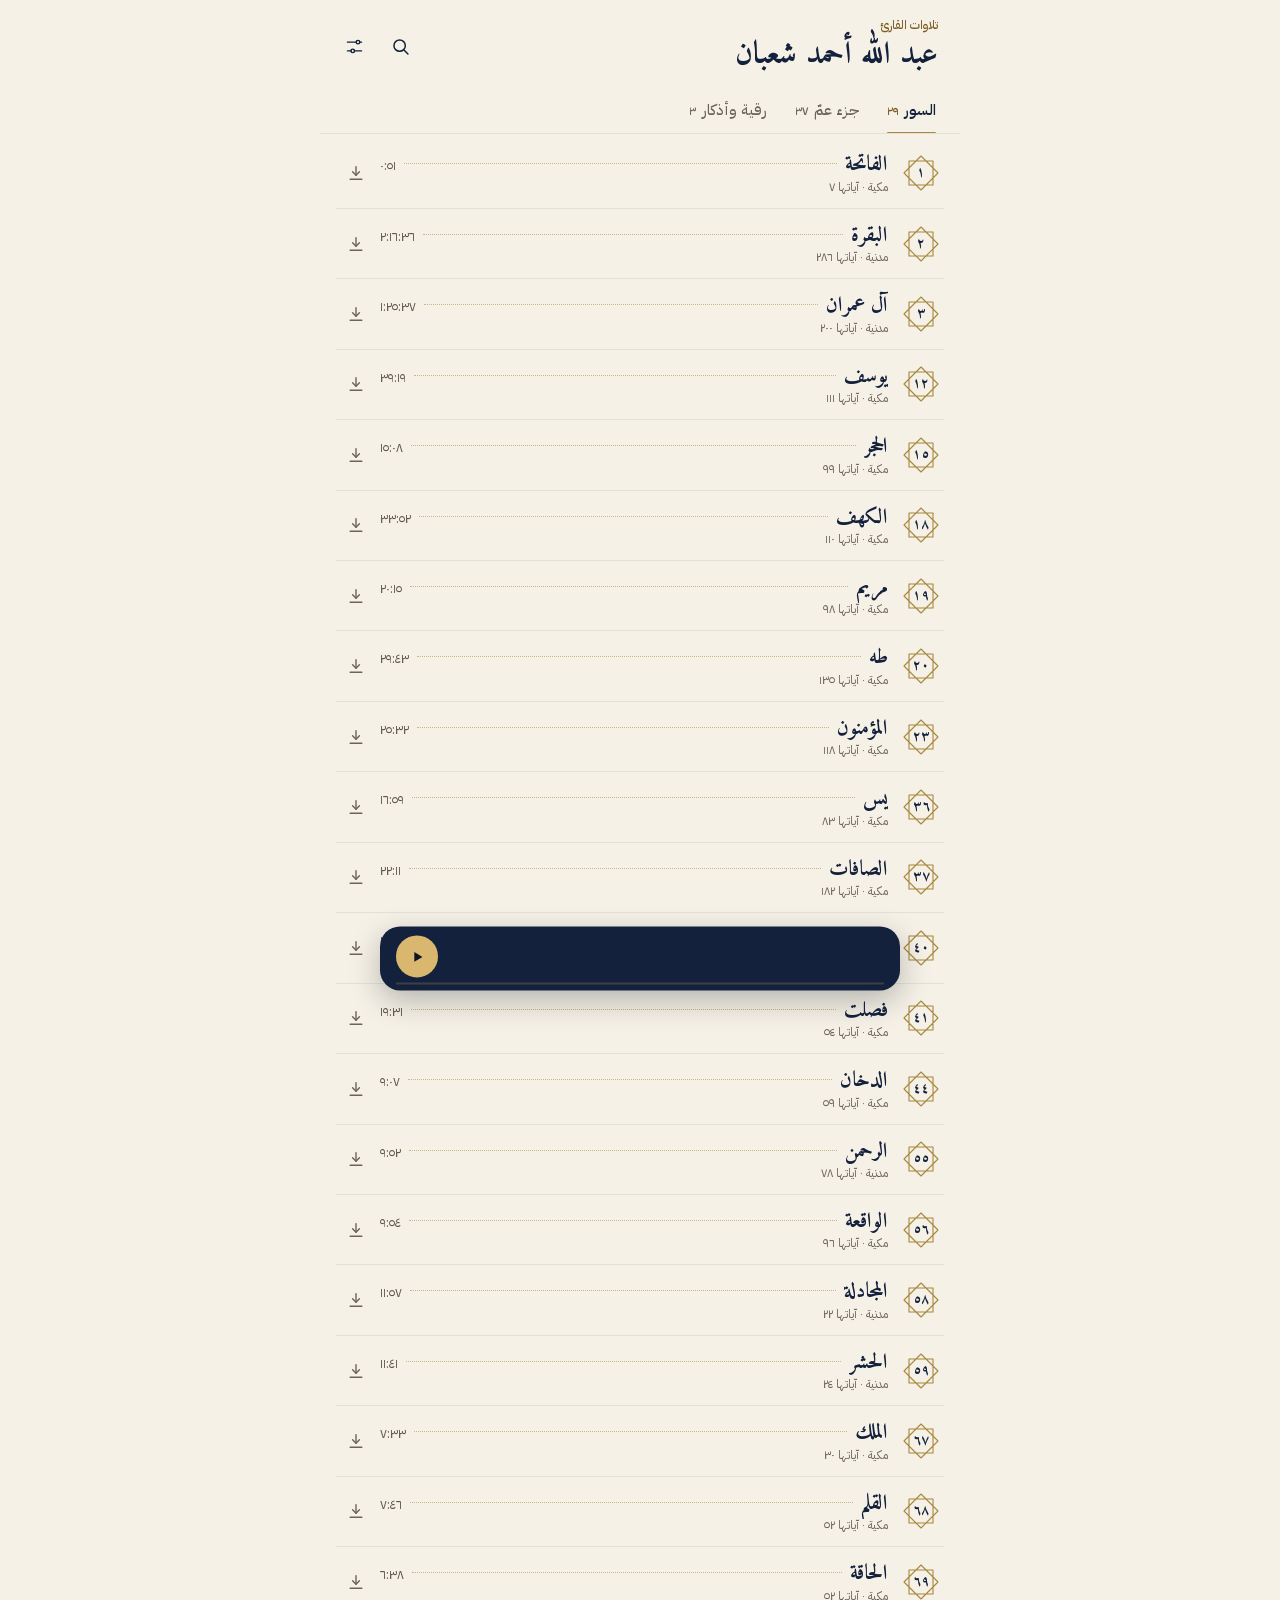
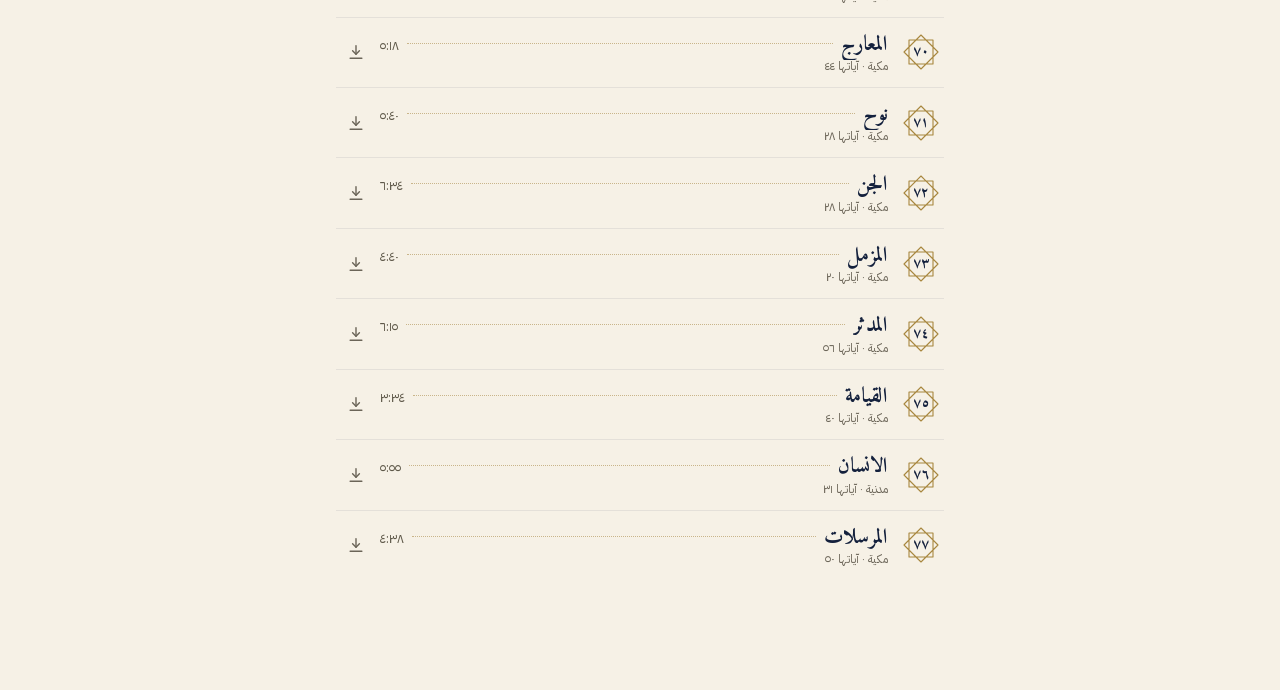
<file: docs/index.html>
<!doctype html>
<html lang="ar" dir="rtl">
<head>
<meta charset="utf-8">
<meta name="viewport" content="width=device-width, initial-scale=1, viewport-fit=cover">
<title>تلاوات عبد الله أحمد شعبان</title>
<meta name="description" content="استمع إلى القرآن الكريم بصوت القارئ عبد الله أحمد شعبان — بدون إعلانات، بدون حساب، على الآيفون والأندرويد.">
<link rel="manifest" href="manifest.webmanifest">
<meta name="theme-color" content="#F6F1E6" media="(prefers-color-scheme: light)">
<meta name="theme-color" content="#0B1424" media="(prefers-color-scheme: dark)">
<meta name="mobile-web-app-capable" content="yes">
<meta name="apple-mobile-web-app-capable" content="yes">
<meta name="apple-mobile-web-app-status-bar-style" content="default">
<meta name="apple-mobile-web-app-title" content="عبدالله شعبان">
<link rel="apple-touch-icon" href="icons/apple-touch-icon.png">
<link rel="icon" href="icons/icon-192.png">
<link rel="preload" href="fonts/plex-regular.woff2" as="font" type="font/woff2" crossorigin>
<link rel="preload" href="fonts/amiri-bold.woff2" as="font" type="font/woff2" crossorigin>
<link rel="stylesheet" href="app.css">
</head>
<body>

<svg width="0" height="0" style="position:absolute" aria-hidden="true"><defs>
  <symbol id="i-search" viewBox="0 0 24 24"><circle cx="11" cy="11" r="6.5"/><path d="M16 16l4.5 4.5"/></symbol>
  <symbol id="i-tune" viewBox="0 0 24 24"><path d="M4 7h10M18 7h2M4 17h4M12 17h8"/><circle cx="16" cy="7" r="2"/><circle cx="10" cy="17" r="2"/></symbol>
  <symbol id="i-x" viewBox="0 0 24 24"><path d="M6 6l12 12M18 6L6 18"/></symbol>
  <symbol id="i-play" viewBox="0 0 24 24"><path d="M7.5 5.2v13.6L19 12z" fill="currentColor" stroke="none"/></symbol>
  <symbol id="i-pause" viewBox="0 0 24 24"><rect x="6" y="4.5" width="4" height="15" rx="1.2" fill="currentColor" stroke="none"/><rect x="14" y="4.5" width="4" height="15" rx="1.2" fill="currentColor" stroke="none"/></symbol>
  <symbol id="i-prev" viewBox="0 0 24 24"><path d="M6.2 5.5v13" stroke-width="2"/><path d="M18 6.2v11.6L9.4 12z" fill="currentColor" stroke="none"/></symbol>
  <symbol id="i-next" viewBox="0 0 24 24"><path d="M17.8 5.5v13" stroke-width="2"/><path d="M6 6.2v11.6L14.6 12z" fill="currentColor" stroke="none"/></symbol>
  <symbol id="i-back10" viewBox="0 0 24 24"><path d="M12 4.5A8 8 0 1 1 4 12.5"/><path d="M14.6 2 12 4.5l2.6 2.5"/><text x="12" y="15.4" text-anchor="middle" font-family="Plex, -apple-system, sans-serif" font-size="8" font-weight="600" fill="currentColor" stroke="none">10</text></symbol>
  <symbol id="i-fwd10" viewBox="0 0 24 24"><path d="M12 4.5A8 8 0 1 0 20 12.5"/><path d="M9.4 2 12 4.5 9.4 7"/><text x="12" y="15.4" text-anchor="middle" font-family="Plex, -apple-system, sans-serif" font-size="8" font-weight="600" fill="currentColor" stroke="none">10</text></symbol>
  <symbol id="i-chevdown" viewBox="0 0 24 24"><path d="M6 9.5l6 6 6-6"/></symbol>
  <symbol id="i-back" viewBox="0 0 24 24"><path d="M14.5 5.5 21 12l-6.5 6.5"/><path d="M21 12H3"/></symbol>
  <symbol id="i-bookmark" viewBox="0 0 24 24"><path d="M6.5 3.8h11v16.4L12 15.8l-5.5 4.4z"/></symbol>
  <symbol id="i-bookmark-on" viewBox="0 0 24 24"><path d="M6.5 3.8h11v16.4L12 15.8l-5.5 4.4z" fill="currentColor"/></symbol>
  <symbol id="i-moon" viewBox="0 0 24 24"><path d="M20 14.3A8.4 8.4 0 0 1 9.7 4a8.4 8.4 0 1 0 10.3 10.3z"/></symbol>
  <symbol id="i-repeat" viewBox="0 0 24 24"><path d="M17 2.5 20.5 6 17 9.5"/><path d="M3.5 12v-2.5a3.5 3.5 0 0 1 3.5-3.5h13.5"/><path d="M7 21.5 3.5 18 7 14.5"/><path d="M20.5 12v2.5a3.5 3.5 0 0 1-3.5 3.5H3.5"/></symbol>
  <symbol id="i-share" viewBox="0 0 24 24"><path d="M12 15.5V3.2"/><path d="M8.4 6.8 12 3.2l3.6 3.6"/><path d="M6.5 11H5v9.8h14V11h-1.5"/></symbol>
  <symbol id="i-plus" viewBox="0 0 24 24"><rect x="3.5" y="3.5" width="17" height="17" rx="4.5"/><path d="M12 8.2v7.6M8.2 12h7.6"/></symbol>
  <symbol id="i-phone" viewBox="0 0 24 24"><rect x="6.5" y="2.5" width="11" height="19" rx="2.5"/><path d="M10.5 18.5h3"/></symbol>
  <symbol id="i-shield" viewBox="0 0 24 24"><path d="M12 3l7.5 3v6c0 4.6-3.1 8-7.5 9.3C7.6 20 4.5 16.6 4.5 12V6z"/><path d="M9 12.3l2.2 2.2L15.4 10"/></symbol>
  <symbol id="i-play-line" viewBox="0 0 24 24"><path d="M7.5 5.2v13.6L19 12z"/></symbol>
  <symbol id="i-arch" viewBox="0 0 30 38"><path d="M27 37V15C27 8 21 4 15 1C9 4 3 8 3 15v22"/><path d="M15 6v7"/><path d="M12.5 13h5l-1 4.5h-3z"/></symbol>
  <symbol id="i-save" viewBox="0 0 24 24"><path d="M12 4.5v10.2"/><path d="M7.9 10.6 12 14.7l4.1-4.1"/><path d="M5 19.5h14"/></symbol>
  <symbol id="i-saved" viewBox="0 0 24 24"><path d="M7.2 11.2l3.4 3.4 6.2-6.6"/><path d="M5 19.5h14"/></symbol>
  <symbol id="i-wait" viewBox="0 0 24 24"><circle cx="12" cy="12" r="8.5" stroke-dasharray="2.2 3.1"/><path d="M12 8v4.2l2.6 1.6"/></symbol>
  <symbol id="i-trash" viewBox="0 0 24 24"><path d="M4.5 6.5h15"/><path d="M9.5 6.5V4.5h5v2"/><path d="M6.5 6.5l.9 13h9.2l.9-13"/></symbol>
  <symbol id="i-star" viewBox="0 0 38 38"><path d="M36 19L19 36L2 19L19 2Z M31 31L7 31L7 7L31 7Z"/></symbol>
</defs></svg>

<header class="top">
  <div class="brand">
    <span class="kicker">تلاوات القارئ</span>
    <h1 id="reciter-name">عبد الله أحمد شعبان</h1>
  </div>
  <div class="tools">
    <button class="iconbtn" id="btn-search" aria-label="بحث" aria-expanded="false"><svg class="ic"><use href="#i-search"/></svg></button>
    <button class="iconbtn" id="btn-settings" aria-label="الإعدادات"><svg class="ic"><use href="#i-tune"/></svg></button>
  </div>
</header>

<div class="searchrow" id="searchrow">
  <label class="search">
    <svg class="ic"><use href="#i-search"/></svg>
    <input id="q" type="search" inputmode="search" autocomplete="off" placeholder="ابحث عن سورة…" aria-label="ابحث عن سورة">
    <button class="iconbtn sm" id="clearq" aria-label="إغلاق البحث"><svg class="ic"><use href="#i-x"/></svg></button>
  </label>
</div>

<section class="band" id="band" aria-label="التلاوة الحالية" hidden>
  <div class="frame">
    <svg class="arch-mini" aria-hidden="true"><use href="#i-arch"/></svg>
    <button class="bandtext" id="band-open" aria-label="فتح المشغّل">
      <span class="kicker" id="band-kicker">تستمع الآن</span>
      <span class="title" id="band-title"></span>
      <span class="sub" id="band-sub"></span>
    </button>
    <button class="goldbtn" id="band-toggle" aria-label="تشغيل"><svg class="ic"><use href="#i-play"/></svg></button>
    <span class="track" aria-hidden="true"><span class="fill" id="band-fill"></span></span>
  </div>
</section>

<nav class="tabs" id="tabs" role="tablist" aria-label="الأقسام"></nav>

<main id="view"></main>

<div class="pill" id="pill" aria-label="التلاوة الحالية">
  <button class="pilltext" id="pill-open" aria-label="فتح المشغّل"><span id="pill-title"></span></button>
  <button class="goldbtn sm" id="pill-toggle" aria-label="تشغيل"><svg class="ic"><use href="#i-play"/></svg></button>
  <span class="track" aria-hidden="true"><span class="fill" id="pill-fill"></span></span>
</div>

<section class="sheet night" id="player" aria-label="المشغّل" aria-hidden="true">
  <div class="phead">
    <span class="side"><button class="iconbtn" id="player-close" aria-label="إغلاق المشغّل"><svg class="ic"><use href="#i-chevdown"/></svg></button></span>
    <span class="who" id="player-reciter">عبد الله أحمد شعبان</span>
    <span class="side end">
      <button class="iconbtn dl" id="btn-save" data-dl="" data-state="idle" aria-label="حفظ للاستماع دون إنترنت"><svg class="ic" aria-hidden="true"><use href="#i-save"/></svg></button>
      <button class="iconbtn" id="btn-bookmark" aria-label="إضافة علامة" aria-pressed="false"><svg class="ic"><use href="#i-bookmark"/></svg></button>
    </span>
  </div>
  <div class="stage">
    <div class="mihrab">
      <svg viewBox="0 0 290 372" fill="none" aria-hidden="true">
        <defs><radialGradient id="lampglow" cx="0.5" cy="0.5" r="0.5">
          <stop offset="0" stop-color="#D9B76E" stop-opacity="0.32"/>
          <stop offset="0.45" stop-color="#D9B76E" stop-opacity="0.10"/>
          <stop offset="1" stop-color="#D9B76E" stop-opacity="0"/>
        </radialGradient></defs>
        <circle cx="145" cy="82" r="58" fill="url(#lampglow)" class="glow"/>
        <path d="M262 360V156C262 92 207 54 145 26C83 54 28 92 28 156V360" class="inner"/>
        <path d="M276 360V150C276 78 214 36 145 6C76 36 14 78 14 150V360" class="rail" pathLength="100"/>
        <path d="M276 360V150C276 78 214 36 145 6C76 36 14 78 14 150V360" class="progress" id="arch" pathLength="100"/>
        <path d="M4 366H286" class="sill"/>
        <path d="M145 26V64" class="chain"/>
        <path d="M139 64Q145 58 151 64" class="chain"/>
        <path d="M135 64H155L151 82Q145 90 139 82Z" class="lamp"/>
      </svg>
      <div class="words">
        <span class="kind" id="now-kind">سورة</span>
        <span class="name" id="now-title"></span>
        <span class="meta" id="now-meta"></span>
      </div>
      <span class="num" id="now-num"></span>
    </div>
    <div class="scrub">
      <input type="range" id="seek" min="0" max="1000" value="0" step="1" aria-label="موضع التلاوة">
      <div class="times"><span id="t-pos">٠:٠٠</span><span id="t-dur">٠:٠٠</span></div>
    </div>
    <div class="transport">
      <button id="b-prev" aria-label="السابقة"><svg class="ic"><use href="#i-prev"/></svg></button>
      <button id="b-back" aria-label="عشر ثوانٍ للخلف"><svg class="ic lg"><use href="#i-back10"/></svg></button>
      <button id="b-play" class="goldbtn xl" aria-label="تشغيل"><svg class="ic"><use href="#i-play"/></svg></button>
      <button id="b-fwd" aria-label="عشر ثوانٍ للأمام"><svg class="ic lg"><use href="#i-fwd10"/></svg></button>
      <button id="b-next" aria-label="التالية"><svg class="ic"><use href="#i-next"/></svg></button>
    </div>
    <div class="extras">
      <button class="chip" id="b-sleep" data-on="false"><svg class="ic xs"><use href="#i-moon"/></svg><span id="sleep-lbl">مؤقّت النوم</span></button>
      <button class="chip" id="b-repeat" data-on="false"><svg class="ic xs"><use href="#i-repeat"/></svg><span id="repeat-lbl">تكرار</span></button>
      <button class="chip" id="b-speed" data-on="false">السرعة <b id="speed-lbl">١×</b></button>
    </div>
  </div>
</section>

<section class="sheet" id="settings" aria-label="الإعدادات" aria-hidden="true">
  <div class="shead">
    <button class="iconbtn" id="settings-close" aria-label="رجوع"><svg class="ic"><use href="#i-back"/></svg></button>
    <h2>الإعدادات</h2>
    <span class="spacer"></span>
  </div>
  <div class="settings">
    <section class="group">
      <h3>المظهر</h3>
      <div class="panel seg" id="theme-seg">
        <button data-theme="system" aria-pressed="true">تلقائي</button>
        <button data-theme="light" aria-pressed="false">نهاري</button>
        <button data-theme="dark" aria-pressed="false">ليلي</button>
      </div>
    </section>
    <section class="group">
      <h3>الاستماع دون إنترنت</h3>
      <div class="panel">
        <button class="item" id="btn-save-all" data-state="idle">
          <svg class="ic"><use href="#i-save"/></svg>
          <span class="grow"><span class="lbl" id="save-all-lbl">حفظ كل التلاوات على الجهاز</span><span class="sub" id="save-all-sub"></span></span>
        </button>
        <div class="item">
          <svg class="ic"><use href="#i-saved"/></svg>
          <span class="grow"><span class="lbl">المحفوظ على الجهاز</span><span class="sub" id="saved-sub">لا شيء بعد</span></span>
          <button class="iconbtn sm" id="btn-clear-saved" aria-label="حذف كل المحفوظ" hidden><svg class="ic"><use href="#i-trash"/></svg></button>
        </div>
      </div>
      <p class="note">
        أو اضغط <svg class="ic inline"><use href="#i-save"/></svg> بجانب أي سورة لحفظها وحدها،
        و<svg class="ic inline"><use href="#i-trash"/></svg> بجانبها لحذفها.
        على الآيفون احفظ من التطبيق المثبّت على الشاشة الرئيسية لا من صفحة Safari، فلكلٍّ منهما ذاكرته،
        وأبقِ التطبيق مفتوحاً حتى يكتمل الحفظ. إذا امتلأت ذاكرة الهاتف قد يحذف النظام المحفوظ، فيكفي حفظه من جديد.
      </p>
    </section>
    <section class="group">
      <h3>على الهاتف</h3>
      <div class="panel">
        <button class="item" id="btn-install-help">
          <svg class="ic"><use href="#i-plus"/></svg>
          <span class="grow"><span class="lbl">إضافة إلى الشاشة الرئيسية</span><span class="sub">الآيفون والآيباد: من Safari، ويعمل كتطبيق كامل</span></span>
        </button>
        <div class="item">
          <svg class="ic"><use href="#i-phone"/></svg>
          <span class="grow"><span class="lbl">أندرويد</span><span class="sub">افتح الرابط في Chrome ثم اختر «تثبيت التطبيق»</span></span>
        </div>
      </div>
    </section>
    <section class="group">
      <h3>عن التطبيق</h3>
      <div class="panel">
        <a class="item" href="privacy.html">
          <svg class="ic"><use href="#i-shield"/></svg>
          <span class="grow"><span class="lbl">سياسة الخصوصية</span><span class="sub">لا يجمع التطبيق أي بيانات</span></span>
        </a>
        <div class="item">
          <svg class="ic"><use href="#i-play-line"/></svg>
          <span class="grow"><span class="lbl">المحتوى</span><span class="sub" id="about-counts"></span></span>
        </div>
      </div>
      <p class="note">
        يضمّ التطبيق التلاوات <strong>الجديدة</strong> المنشورة على
        <a href="https://www.youtube.com/@Abdullahshaab1" target="_blank" rel="noopener">القناة الرسمية للقارئ</a>
        وحدها، ولا يضمّ تسجيلاته القديمة التي تبرّأت منها القناة لوجود أخطاء في أحكام التلاوة.
        لم يُسجَّل للقارئ مصحف كامل بعد، فيعرض التطبيق ما هو متوفّر، وتُضاف السور الجديدة عند نشرها.
      </p>
      <p class="note">الخطوط: أميري وIBM Plex Sans Arabic برخصة SIL Open Font License.</p>
    </section>
  </div>
</section>

<div class="install" id="install" role="dialog" aria-label="تثبيت التطبيق">
  <div class="grow">
    <h3>ثبّت التطبيق على جهازك</h3>
    <p id="install-text"></p>
    <button class="goldbtn wide" id="install-go" hidden>تثبيت</button>
  </div>
  <button class="iconbtn sm" id="install-x" aria-label="إخفاء"><svg class="ic"><use href="#i-x"/></svg></button>
</div>

<div class="toast" id="toast" role="status" aria-live="polite"><span></span></div>

<audio id="audio" preload="metadata" playsinline></audio>
<script src="app.js"></script>
</body>
</html>
</file>
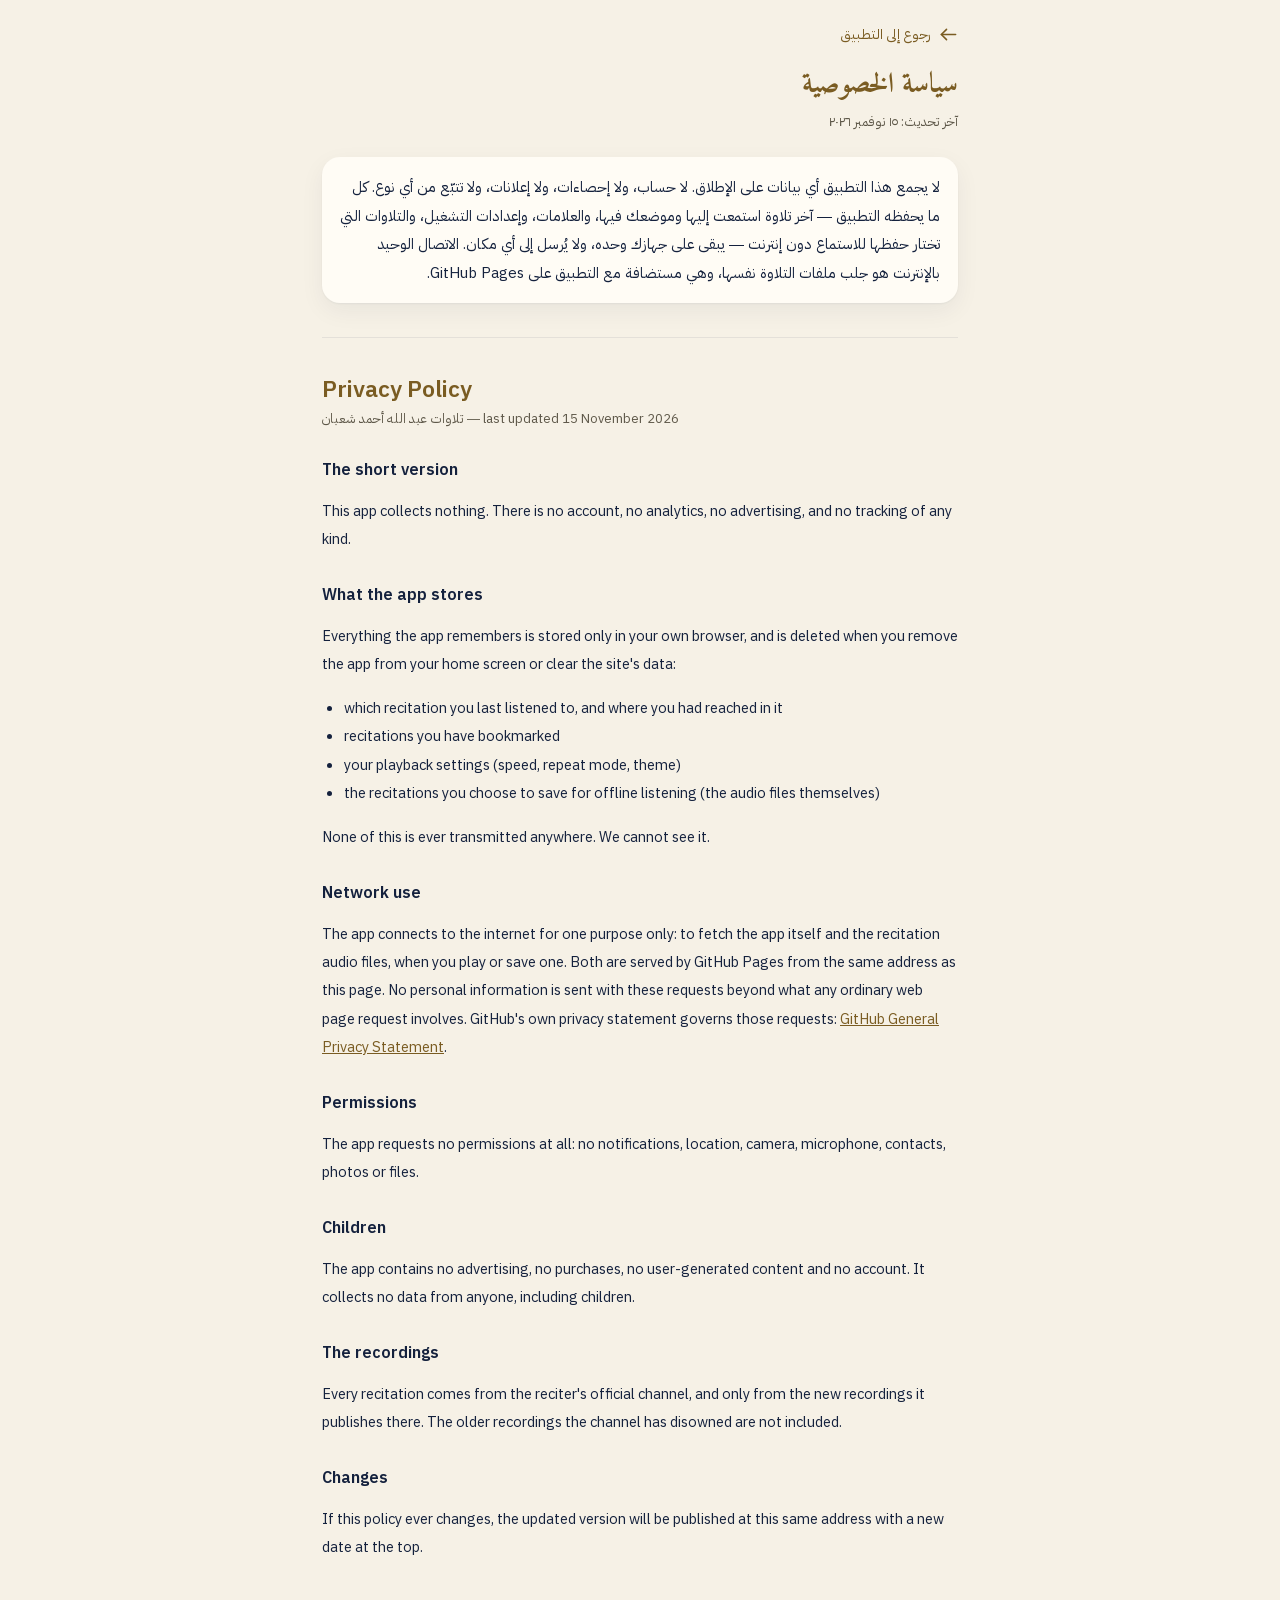
<file: docs/privacy.html>
<!doctype html>
<html lang="ar" dir="rtl">
<head>
<meta charset="utf-8">
<meta name="viewport" content="width=device-width, initial-scale=1, viewport-fit=cover">
<title>سياسة الخصوصية — تلاوات عبد الله أحمد شعبان</title>
<meta name="description" content="Privacy policy for تلاوات عبد الله أحمد شعبان — the app collects nothing.">
<meta name="theme-color" content="#FBF8F3" media="(prefers-color-scheme: light)">
<meta name="theme-color" content="#0D1319" media="(prefers-color-scheme: dark)">
<link rel="apple-touch-icon" href="icons/apple-touch-icon.png">
<link rel="icon" href="icons/icon-192.png">
<link rel="stylesheet" href="app.css">
<style>
  .doc { max-width: 680px; margin-inline: auto; padding: 8px 22px 70px; }
  .doc h1 { font-family: var(--naskh); font-size: 28px; color: var(--primary); margin: 10px 0 2px; }
  .doc .date { color: var(--muted); font-size: 13px; margin-bottom: 26px; }
  .doc h2 { font-size: 16px; margin: 30px 0 8px; color: var(--on); }
  .doc p, .doc li { font-size: 14.5px; line-height: 1.95; color: var(--on); }
  .doc ul { padding-inline-start: 22px; }
  .doc .en { direction: ltr; text-align: left; }
  .doc .lead { background: var(--card); border-radius: 18px; padding: 16px 18px;
               box-shadow: var(--shadow); font-size: 15px; line-height: 1.9; }
  .doc table { width: 100%; border-collapse: collapse; margin-top: 10px; font-size: 14px; }
  .doc th, .doc td { text-align: start; padding: 9px 4px; border-bottom: 1px solid var(--rule); }
  .doc th { color: var(--muted); font-weight: 700; font-size: 12.5px; }
  .back { display: inline-flex; align-items: center; gap: 8px; color: var(--primary);
          text-decoration: none; font-size: 14px; padding: 16px 0 0; }
  .back svg { width: 19px; height: 19px; stroke: currentColor; fill: none; stroke-width: 2; }
  hr { border: 0; border-top: 1px solid var(--rule); margin: 34px 0; }
</style>
</head>
<body>
<div class="doc">
  <a class="back" href="index.html">
    <svg viewBox="0 0 24 24"><path d="M9.5 5.5 3 12l6.5 6.5" stroke-linecap="round" stroke-linejoin="round"/><path d="M3 12h18" stroke-linecap="round"/></svg>
    رجوع إلى التطبيق
  </a>

  <h1>سياسة الخصوصية</h1>
  <div class="date">آخر تحديث: ١٥ نوفمبر ٢٠٢٦</div>

  <p class="lead">
    لا يجمع هذا التطبيق أي بيانات على الإطلاق. لا حساب، ولا إحصاءات، ولا إعلانات، ولا تتبّع من أي نوع.
    كل ما يحفظه التطبيق — آخر تلاوة استمعت إليها وموضعك فيها، والعلامات، وإعدادات التشغيل،
    والتلاوات التي تختار حفظها للاستماع دون إنترنت — يبقى على جهازك وحده، ولا يُرسل إلى أي مكان.
    الاتصال الوحيد بالإنترنت هو جلب ملفات التلاوة نفسها، وهي مستضافة مع التطبيق على GitHub Pages.
  </p>

  <hr>

  <div class="en">
    <h1 style="font-family:var(--ui);font-size:23px">Privacy Policy</h1>
    <div class="date">تلاوات عبد الله أحمد شعبان — last updated 15 November 2026</div>

    <h2>The short version</h2>
    <p>This app collects nothing. There is no account, no analytics, no advertising, and no tracking of any kind.</p>

    <h2>What the app stores</h2>
    <p>Everything the app remembers is stored only in your own browser, and is deleted when you remove the app
       from your home screen or clear the site's data:</p>
    <ul>
      <li>which recitation you last listened to, and where you had reached in it</li>
      <li>recitations you have bookmarked</li>
      <li>your playback settings (speed, repeat mode, theme)</li>
      <li>the recitations you choose to save for offline listening (the audio files themselves)</li>
    </ul>
    <p>None of this is ever transmitted anywhere. We cannot see it.</p>

    <h2>Network use</h2>
    <p>The app connects to the internet for one purpose only: to fetch the app itself and the recitation audio
       files, when you play or save one. Both are served by GitHub Pages from the same address as this page. No personal information is
       sent with these requests beyond what any ordinary web page request involves. GitHub's own privacy
       statement governs those requests:
       <a href="https://docs.github.com/site-policy/privacy-policies/github-general-privacy-statement" target="_blank" rel="noopener">GitHub General Privacy Statement</a>.</p>

    <h2>Permissions</h2>
    <p>The app requests no permissions at all: no notifications, location, camera, microphone, contacts,
       photos or files.</p>

    <h2>Children</h2>
    <p>The app contains no advertising, no purchases, no user-generated content and no account. It collects no
       data from anyone, including children.</p>

    <h2>The recordings</h2>
    <p>Every recitation comes from the reciter's official channel, and only from the new recordings it
       publishes there. The older recordings the channel has disowned are not included.</p>

    <h2>Changes</h2>
    <p>If this policy ever changes, the updated version will be published at this same address with a new date
       at the top.</p>
  </div>
</div>
</body>
</html>
</file>
<file: docs/app.css>
/* تلاوات عبد الله أحمد شعبان — «المحراب».
   Night navy, ivory paper, gold hairlines from the illuminated mushaf. Surah
   names in Amiri, everything else in IBM Plex Sans Arabic, numerals Eastern.
   The player is always night: it is where the listening happens. */

@font-face { font-family: 'Plex'; src: url('fonts/plex-regular.woff2') format('woff2'); font-weight: 400; font-display: swap; }
@font-face { font-family: 'Plex'; src: url('fonts/plex-medium.woff2') format('woff2'); font-weight: 500; font-display: swap; }
@font-face { font-family: 'Plex'; src: url('fonts/plex-semibold.woff2') format('woff2'); font-weight: 600; font-display: swap; }
@font-face { font-family: 'Amiri'; src: url('fonts/amiri-regular.woff2') format('woff2'); font-weight: 400; font-display: swap; }
@font-face { font-family: 'Amiri'; src: url('fonts/amiri-bold.woff2') format('woff2'); font-weight: 700; font-display: swap; }

:root {
  --ui: 'Plex', -apple-system, 'Segoe UI', sans-serif;
  --naskh: 'Amiri', 'Times New Roman', serif;

  --navy: #14213D;
  --night: #0B1424;
  --ivory: #F4EEE1;
  --gold: #D9B76E;

  --paper: #F6F1E6;
  --raised: #FFFCF5;
  --ink: #14213D;
  --muted: #5E5849;
  --faint: #6B6558;
  --ornament: #A8873F;
  --gold-text: #7A5C22;
  --leader: #C9B58A;
  --rule: rgba(20, 33, 61, 0.08);
  --band: #14213D;
  --edge: rgba(168, 135, 63, 0.30);
  --line: rgba(20, 33, 61, 0.16);
  --current-med: #14213D;
  --current-digit: #D9B76E;
  --shadow: 0 1px 2px rgba(20, 33, 61, 0.05), 0 8px 24px rgba(20, 33, 61, 0.06);

  /* names privacy.html still uses */
  --on: var(--ink); --primary: var(--gold-text); --card: var(--raised);
}

:root[data-theme="dark"] {
  --paper: #0B1424; --raised: #121E36; --ink: #F4EEE1;
  --muted: rgba(244, 238, 225, 0.74); --faint: rgba(244, 238, 225, 0.66);
  --ornament: #D9B76E; --gold-text: #D9B76E; --leader: rgba(217, 183, 110, 0.4);
  --rule: rgba(244, 238, 225, 0.08); --band: #15223D; --edge: rgba(217, 183, 110, 0.26);
  --line: rgba(244, 238, 225, 0.18); --current-med: #D9B76E; --current-digit: #0B1424;
  --shadow: none;
}
@media (prefers-color-scheme: dark) {
  :root:not([data-theme="light"]) {
    --paper: #0B1424; --raised: #121E36; --ink: #F4EEE1;
    --muted: rgba(244, 238, 225, 0.74); --faint: rgba(244, 238, 225, 0.66);
    --ornament: #D9B76E; --gold-text: #D9B76E; --leader: rgba(217, 183, 110, 0.4);
    --rule: rgba(244, 238, 225, 0.08); --band: #15223D; --edge: rgba(217, 183, 110, 0.26);
    --line: rgba(244, 238, 225, 0.18); --current-med: #D9B76E; --current-digit: #0B1424;
    --shadow: none;
  }
}

* { box-sizing: border-box; -webkit-tap-highlight-color: transparent; }
html, body { margin: 0; background: var(--paper); color: var(--ink); font-family: var(--ui); }
body { min-height: 100dvh; -webkit-font-smoothing: antialiased; overscroll-behavior-y: none; }
button { font: inherit; color: inherit; background: none; border: 0; padding: 0; cursor: pointer; }
a { color: var(--gold-text); }
[hidden] { display: none !important; }
:focus-visible { outline: 2px solid var(--ornament); outline-offset: 2px; border-radius: 6px; }

.ic { width: 21px; height: 21px; display: block; fill: none; stroke: currentColor;
      stroke-width: 1.7; stroke-linecap: round; stroke-linejoin: round; flex: none; }
.ic.lg { width: 26px; height: 26px; stroke-width: 1.6; }
.ic.xs { width: 15px; height: 15px; }
.iconbtn { width: 44px; height: 44px; border-radius: 999px; display: grid; place-items: center; flex: none; }
.iconbtn.sm { width: 36px; height: 36px; }
.iconbtn:active { background: var(--rule); }

.kicker { font-size: 12px; font-weight: 500; color: var(--gold-text); }

/* ---------- header ---------- */

.top { display: flex; align-items: flex-start; justify-content: space-between;
       padding: calc(env(safe-area-inset-top) + 16px) 22px 0 12px; }
.brand { display: flex; flex-direction: column; min-width: 0; }
.brand h1 { margin: 0; font-family: var(--naskh); font-weight: 700; font-size: 31px; line-height: 1.4; }
.tools { display: flex; gap: 2px; margin-top: 8px; }

.searchrow { display: none; padding: 10px 16px 0; }
.searchrow.on { display: block; }
.search { display: flex; align-items: center; gap: 10px; height: 46px; padding: 0 14px 0 6px;
          border-bottom: 1.5px solid var(--ornament); color: var(--faint); }
.search input { flex: 1; min-width: 0; height: 100%; border: 0; outline: 0; background: none;
                font: 400 16px var(--ui); color: var(--ink); }
.search input::placeholder { color: var(--faint); }
.search input::-webkit-search-cancel-button { display: none; }

/* ---------- now playing band ---------- */

.band { margin: 18px 16px 0; background: var(--band); border-radius: 22px; padding: 6px; color: var(--ivory); }
.band .frame { position: relative; display: flex; align-items: center; gap: 14px;
               border: 1px solid rgba(217, 183, 110, 0.5); border-radius: 17px; padding: 15px 18px 20px; }
.arch-mini { width: 30px; height: 38px; fill: none; stroke: var(--gold); stroke-width: 1.3; flex: none; }
.bandtext { flex: 1; min-width: 0; display: flex; flex-direction: column; text-align: start; }
.bandtext .kicker { color: var(--gold); }
.bandtext .title { font-family: var(--naskh); font-weight: 700; font-size: 27px; line-height: 1.35;
                   white-space: nowrap; overflow: hidden; text-overflow: ellipsis; }
.bandtext .sub { font-size: 12.5px; color: rgba(244, 238, 225, 0.74); }
.track { position: absolute; inset-inline: 18px; bottom: 9px; height: 2px; border-radius: 2px;
         background: rgba(217, 183, 110, 0.2); overflow: hidden; }
.track .fill { position: absolute; inset-inline-start: 0; top: 0; bottom: 0; width: 0; background: var(--gold); }

.goldbtn { width: 54px; height: 54px; border-radius: 999px; background: var(--gold); color: var(--night);
           display: grid; place-items: center; flex: none; }
.goldbtn .ic { width: 20px; height: 20px; }
.goldbtn.sm { width: 42px; height: 42px; }
.goldbtn.sm .ic { width: 17px; height: 17px; }
.goldbtn.xl { width: 74px; height: 74px; }
.goldbtn.xl .ic { width: 26px; height: 26px; }
.goldbtn.wide { width: auto; height: 40px; padding: 0 20px; font-weight: 600; font-size: 14px; margin-top: 10px; }
.goldbtn:active { opacity: 0.85; }

/* ---------- section tabs ---------- */

.tabs { display: flex; gap: 28px; padding: 22px 24px 0; border-bottom: 1px solid var(--rule); overflow-x: auto; scrollbar-width: none; }
.tabs::-webkit-scrollbar { display: none; }
.tab { position: relative; padding: 0 0 12px; font-size: 15px; font-weight: 500; color: var(--faint);
       display: flex; align-items: baseline; gap: 6px; white-space: nowrap; }
.tab .count { font-size: 12px; }
.tab[aria-selected="true"] { font-weight: 600; color: var(--ink); }
.tab[aria-selected="true"] .count { color: var(--gold-text); font-weight: 500; }
.tab[aria-selected="true"]::after { content: ''; position: absolute; inset-inline: 0; bottom: -1px; height: 2px;
                                    border-radius: 2px; background: var(--ornament); }

main { padding-bottom: calc(110px + env(safe-area-inset-bottom)); }

/* ---------- the فهرس ---------- */

.index { list-style: none; margin: 0; padding: 4px 16px 0; }
.index li { display: flex; align-items: center; }
.index li + li { border-top: 1px solid var(--rule); }
.row { flex: 1; min-width: 0; display: flex; align-items: center; gap: 14px; padding: 12px 4px; text-align: start; }
.row:active { background: var(--rule); border-radius: 12px; }
.med { position: relative; width: 38px; height: 38px; flex: none; display: grid; place-items: center; }
.med svg { position: absolute; inset: 0; width: 38px; height: 38px; fill: none; stroke: var(--ornament);
           stroke-width: 1.1; stroke-linejoin: round; }
.med span { position: relative; font-family: var(--naskh); font-weight: 700; font-size: 14px; line-height: 1; }
.row[aria-current="true"] .med svg { fill: var(--current-med); }
.row[aria-current="true"] .med span { color: var(--current-digit); }
.txt { flex: 1; min-width: 0; display: flex; flex-direction: column; }
.line { display: flex; align-items: baseline; gap: 8px; }
.line .name { font-family: var(--naskh); font-weight: 700; font-size: 21px; line-height: 1.45;
              white-space: nowrap; overflow: hidden; text-overflow: ellipsis; }
.row[aria-current="true"] .name { color: var(--gold-text); }
.leader { flex: 1; min-width: 12px; border-bottom: 1.5px dotted var(--leader); transform: translateY(-6px); }
.line .dur { font-size: 13px; color: var(--muted); }
.txt .meta { font-size: 12px; color: var(--faint); margin-top: -3px; }

/* save for offline: idle arrow, queued clock, running ring, saved tick */
.dl { width: 40px; height: 44px; flex: none; display: grid; place-items: center; border-radius: 12px; color: var(--faint); }
.dl .ic { width: 20px; height: 20px; }
.dl:active { background: var(--rule); }
.dl[data-state="queued"], .dl[data-state="running"] { color: var(--ornament); }
.dl[data-state="done"] { color: var(--gold-text); }
.dl[data-state="done"] .ic { stroke-width: 1.9; }
.dl[data-state="done"] { cursor: default; }
.trash { width: 36px; height: 44px; flex: none; display: grid; place-items: center; border-radius: 12px; color: var(--faint); }
.trash .ic { width: 19px; height: 19px; }
.trash:active { background: var(--rule); }
.round.trash { width: 36px; height: 36px; border-radius: 999px; color: var(--faint); }
.ring { width: 22px; height: 22px; display: block; transform: rotate(-90deg); }
.ring circle { fill: none; stroke-width: 2; }
.ring .bg { stroke: currentColor; stroke-opacity: 0.22; }
.ring .fg { stroke: currentColor; stroke-linecap: round; transition: stroke-dasharray 0.2s linear; }
.ring .stop { fill: currentColor; }
body.offline .row[data-saved="false"], body.offline .tile[data-saved="false"],
body.offline .dl[data-state="idle"] { opacity: 0.4; }

.empty { padding: 56px 24px; text-align: center; color: var(--faint); font-size: 14px; }
.empty b { display: block; font-family: var(--naskh); font-size: 22px; color: var(--ink); margin-bottom: 4px; }

/* ---------- جزء عمّ mosaic ---------- */

.juzhead { display: flex; align-items: center; justify-content: space-between; gap: 12px; padding: 16px 22px 12px; }
.juzhead p { margin: 0; flex: 1; min-width: 0; font-size: 13px; line-height: 1.6; color: var(--muted); }
.outline { height: 36px; padding: 0 14px; border: 1px solid var(--line); border-radius: 999px;
           font-size: 12.5px; font-weight: 500; display: flex; align-items: center; gap: 6px; white-space: nowrap; }
.outline .ic { width: 12px; height: 12px; }
.juzhead .acts { display: flex; align-items: center; gap: 8px; flex: none; }
.round { width: 36px; height: 36px; border: 1px solid var(--line); border-radius: 999px; display: grid; place-items: center;
         color: var(--gold-text); }
.round .ic { width: 17px; height: 17px; }
.round[data-state="running"] .ic { animation: breathe 1.4s ease-in-out infinite alternate; }
@keyframes breathe { from { opacity: 1; } to { opacity: 0.35; } }
.mosaic { display: grid; grid-template-columns: repeat(3, minmax(0, 1fr)); gap: 10px; padding: 0 16px; }
.tile { position: relative; height: 88px; border-radius: 14px; background: var(--raised); border: 1px solid var(--edge);
        padding: 9px 10px 8px; display: flex; flex-direction: column; justify-content: space-between; box-shadow: var(--shadow); }
.tile:active { transform: scale(0.98); }
.tile .tt { display: flex; justify-content: space-between; font-size: 11px; }
.tile .n { font-weight: 600; color: var(--gold-text); }
.tile .d { color: var(--faint); }
.tile .name { font-family: var(--naskh); font-weight: 700; font-size: 20px; line-height: 1.3; text-align: center; }
.tile .eq { height: 10px; display: flex; align-items: flex-end; gap: 2px; justify-content: flex-end; visibility: hidden; }
.tile .eq i { width: 2px; border-radius: 1px; background: var(--gold); }
.tile .eq i:nth-child(1) { height: 6px; } .tile .eq i:nth-child(2) { height: 10px; } .tile .eq i:nth-child(3) { height: 4px; }
.tile[aria-current="true"] { background: var(--navy); border-color: var(--gold); color: var(--ivory); }
.tile[aria-current="true"] .n { color: var(--gold); }
.tile[aria-current="true"] .d { color: rgba(244, 238, 225, 0.72); }
.tile[aria-current="true"] .eq { visibility: visible; }
.tile .ok { display: none; width: 11px; height: 11px; fill: none; stroke: var(--ornament); stroke-width: 2.6;
            stroke-linecap: round; stroke-linejoin: round; vertical-align: -1px; margin-inline-end: 3px; }
.tile[data-saved="true"] .ok { display: inline-block; }
.tile[aria-current="true"] .ok { stroke: var(--gold); }
.playing .tile[aria-current="true"] .eq i { animation: eq 0.9s ease-in-out infinite alternate; }
.playing .tile[aria-current="true"] .eq i:nth-child(2) { animation-delay: -0.3s; }
.playing .tile[aria-current="true"] .eq i:nth-child(3) { animation-delay: -0.6s; }
@keyframes eq { from { transform: scaleY(0.4); } to { transform: scaleY(1); } }
:root[data-theme="dark"] .tile[aria-current="true"] { background: #1B2A4A; }

/* ---------- floating pill (when the band has scrolled away) ---------- */

.pill { position: fixed; inset-inline: 12px; bottom: calc(12px + env(safe-area-inset-bottom)); z-index: 40;
        display: flex; align-items: center; gap: 12px; padding: 9px 9px 13px 16px; border-radius: 20px;
        background: var(--navy); color: var(--ivory); box-shadow: 0 10px 30px rgba(11, 20, 36, 0.28);
        transform: translateY(160%); transition: transform 0.28s cubic-bezier(.2, .7, .3, 1); }
.pill.on { transform: none; }
.pilltext { flex: 1; min-width: 0; text-align: start; font-family: var(--naskh); font-weight: 700; font-size: 19px;
            white-space: nowrap; overflow: hidden; text-overflow: ellipsis; }
.pill .track { inset-inline: 16px; bottom: 6px; }

/* ---------- sheets ---------- */

.sheet { position: fixed; inset: 0; z-index: 60; background: var(--paper); color: var(--ink); overflow-y: auto;
         transform: translateY(100%); visibility: hidden; transition: transform 0.34s cubic-bezier(.2, .7, .3, 1), visibility 0s 0.34s; }
.sheet.on { transform: none; visibility: visible; transition: transform 0.34s cubic-bezier(.2, .7, .3, 1); }
@media (prefers-reduced-motion: reduce) { .sheet, .pill { transition: none; } }

/* the player: always night */
.night { background: var(--night); color: var(--ivory); }
.phead { display: grid; grid-template-columns: 88px minmax(0, 1fr) 88px; align-items: center;
         padding: calc(env(safe-area-inset-top) + 8px) 10px 0; }
.phead .side { display: flex; }
.phead .side.end { justify-content: flex-end; }
.phead .who { text-align: center; font-size: 13px; color: rgba(244, 238, 225, 0.7);
              white-space: nowrap; overflow: hidden; text-overflow: ellipsis; }
.phead .dl { width: 44px; height: 44px; border-radius: 999px; color: var(--ivory); }
.phead .dl:active { background: rgba(244, 238, 225, 0.08); }
.phead .dl[data-state="queued"], .phead .dl[data-state="running"], .phead .dl[data-state="done"] { color: var(--gold); }
.stage { display: flex; flex-direction: column; align-items: center; padding: 0 20px calc(28px + env(safe-area-inset-bottom)); }
.mihrab { position: relative; width: min(290px, 74vw); aspect-ratio: 290 / 372; margin-top: 2.4vh; }
.mihrab svg { position: absolute; inset: 0; width: 100%; height: 100%; }
.mihrab .glow { transition: opacity 0.6s; opacity: 0.55; }
.playing-now .mihrab .glow { opacity: 1; }
.mihrab .inner { stroke: var(--gold); stroke-opacity: 0.28; stroke-width: 1; }
.mihrab .rail { stroke: var(--gold); stroke-opacity: 0.18; stroke-width: 2.5; }
.mihrab .progress { stroke: var(--gold); stroke-width: 2.5; stroke-linecap: round; stroke-dasharray: 0 100; transition: stroke-dasharray 0.4s linear; }
.mihrab .sill { stroke: var(--gold); stroke-opacity: 0.35; stroke-width: 1; }
.mihrab .chain { stroke: var(--gold); stroke-opacity: 0.6; stroke-width: 1; }
.mihrab .lamp { fill: var(--gold); fill-opacity: 0.9; }
.playing-now .mihrab .lamp { animation: flicker 3.2s ease-in-out infinite; }
@keyframes flicker { 0%, 100% { fill-opacity: 0.9; } 50% { fill-opacity: 0.72; } }
.words { position: absolute; inset-inline: 6%; top: 36.5%; display: flex; flex-direction: column; align-items: center; text-align: center; }
.words .kind { font-size: 14px; font-weight: 500; color: var(--gold); }
.words .name { font-family: var(--naskh); font-weight: 700; font-size: var(--name-size, 62px); line-height: 1.35; }
.words .meta { font-size: 13px; color: rgba(244, 238, 225, 0.72); }
.mihrab .num { position: absolute; inset-inline: 0; bottom: 8%; text-align: center; font-family: var(--naskh);
               font-size: 15px; color: rgba(217, 183, 110, 0.85); }

.scrub { width: min(300px, 80vw); margin-top: 3.4vh; }
.scrub input { -webkit-appearance: none; appearance: none; display: block; width: 100%; height: 22px; background: none; margin: 0; }
.scrub input::-webkit-slider-runnable-track { height: 2px; border-radius: 2px;
  background: linear-gradient(to left, var(--gold) var(--pct, 0%), rgba(244, 238, 225, 0.16) var(--pct, 0%)); }
.scrub input::-moz-range-track { height: 2px; background: rgba(244, 238, 225, 0.16); }
.scrub input::-moz-range-progress { height: 2px; background: var(--gold); }
.scrub input::-webkit-slider-thumb { -webkit-appearance: none; width: 16px; height: 16px; margin-top: -7px; border: 0;
  background: url("data:image/svg+xml,%3Csvg xmlns='http://www.w3.org/2000/svg' viewBox='0 0 16 16'%3E%3Cpath d='M8 1l7 7-7 7-7-7z' fill='%23D9B76E'/%3E%3C/svg%3E") center / contain no-repeat; }
.scrub input::-moz-range-thumb { width: 16px; height: 16px; border: 0; border-radius: 0; background: url("data:image/svg+xml,%3Csvg xmlns='http://www.w3.org/2000/svg' viewBox='0 0 16 16'%3E%3Cpath d='M8 1l7 7-7 7-7-7z' fill='%23D9B76E'/%3E%3C/svg%3E") center / contain no-repeat; }
.times { display: flex; justify-content: space-between; font-size: 12.5px; color: rgba(244, 238, 225, 0.72); margin-top: 4px; }

.transport { display: flex; align-items: center; gap: 14px; margin-top: 2.2vh; }
.transport > button:not(.goldbtn) { width: 48px; height: 48px; border-radius: 999px; display: grid; place-items: center; }
.transport > button:not(.goldbtn):active { background: rgba(244, 238, 225, 0.08); }
.transport .ic { width: 24px; height: 24px; }
.transport .ic.lg { width: 26px; height: 26px; }

.extras { display: flex; gap: 10px; margin-top: 3vh; flex-wrap: wrap; justify-content: center; }
.chip { height: 38px; padding: 0 14px; border: 1px solid rgba(217, 183, 110, 0.28); border-radius: 999px;
        color: rgba(244, 238, 225, 0.82); font-size: 12.5px; display: flex; align-items: center; gap: 7px; }
.chip b { font-weight: 600; color: var(--gold); }
.chip[data-on="true"] { border-color: var(--gold); color: var(--gold); }

/* settings */
.shead { display: flex; align-items: center; gap: 4px; padding: calc(env(safe-area-inset-top) + 8px) 10px 4px; }
.shead h2 { flex: 1; margin: 0; text-align: center; font-family: var(--naskh); font-size: 24px; font-weight: 700; }
.shead .spacer { width: 44px; }
.settings { padding: 0 16px calc(40px + env(safe-area-inset-bottom)); max-width: 560px; margin-inline: auto; }
.group { margin-top: 18px; }
.group h3 { margin: 0 6px 8px; font-size: 12.5px; font-weight: 600; color: var(--gold-text); }
.panel { background: var(--raised); border: 1px solid var(--edge); border-radius: 18px; overflow: hidden; }
.item { width: 100%; display: flex; align-items: center; gap: 12px; padding: 14px 16px; text-align: start; color: inherit; text-decoration: none; }
.item + .item { border-top: 1px solid var(--rule); }
.item .ic { color: var(--ornament); }
.item .grow { flex: 1; min-width: 0; display: flex; flex-direction: column; }
.item .lbl { font-size: 15px; }
.item .sub { font-size: 12.5px; color: var(--faint); }
#btn-save-all[data-state="running"] .ic { color: var(--gold-text); animation: breathe 1.4s ease-in-out infinite alternate; }
#btn-save-all[data-state="done"] { cursor: default; }
#btn-save-all[data-state="done"] .ic { color: var(--gold-text); }
.item .iconbtn { margin: -8px -8px -8px 0; color: var(--faint); }
.note .ic.inline { display: inline-block; width: 15px; height: 15px; vertical-align: -3px; color: var(--ornament); }
.seg { display: flex; gap: 6px; padding: 6px; }
.seg button { flex: 1; height: 40px; border-radius: 12px; font-size: 14px; color: var(--faint); }
.seg button[aria-pressed="true"] { background: var(--navy); color: var(--ivory); font-weight: 600; }
:root[data-theme="dark"] .seg button[aria-pressed="true"] { background: var(--gold); color: var(--night); }
.note { margin: 10px 6px 0; font-size: 12.5px; line-height: 1.9; color: var(--faint); }

/* install card + toast */
.install { position: fixed; inset-inline: 12px; bottom: calc(12px + env(safe-area-inset-bottom)); z-index: 70;
           display: none; gap: 10px; align-items: flex-start; padding: 16px 16px 16px 8px; border-radius: 20px;
           background: var(--raised); border: 1px solid var(--edge); box-shadow: 0 10px 30px rgba(11, 20, 36, 0.18); }
.install.on { display: flex; }
body.pill-on .install { bottom: calc(84px + env(safe-area-inset-bottom)); }
.install .grow { flex: 1; min-width: 0; }
.install h3 { margin: 0 0 4px; font-family: var(--naskh); font-size: 20px; font-weight: 700; }
.install p { margin: 0; font-size: 13px; line-height: 1.8; color: var(--muted); }
.install .share { display: inline-block; width: 15px; height: 15px; vertical-align: -3px; color: var(--ornament); }

.toast { position: fixed; inset-inline: 0; bottom: calc(96px + env(safe-area-inset-bottom)); z-index: 90;
         display: flex; justify-content: center; pointer-events: none; opacity: 0; transition: opacity 0.2s; }
.toast.on { opacity: 1; }
.toast span { background: var(--navy); color: var(--ivory); border-radius: 999px; padding: 10px 18px; font-size: 13.5px; }

@media (min-width: 720px) {
  .top, .searchrow, .band, .tabs, main { max-width: 640px; margin-inline: auto; }
  .band { margin-top: 18px; }
  .pill { max-width: 520px; margin-inline: auto; }
}
</file>
